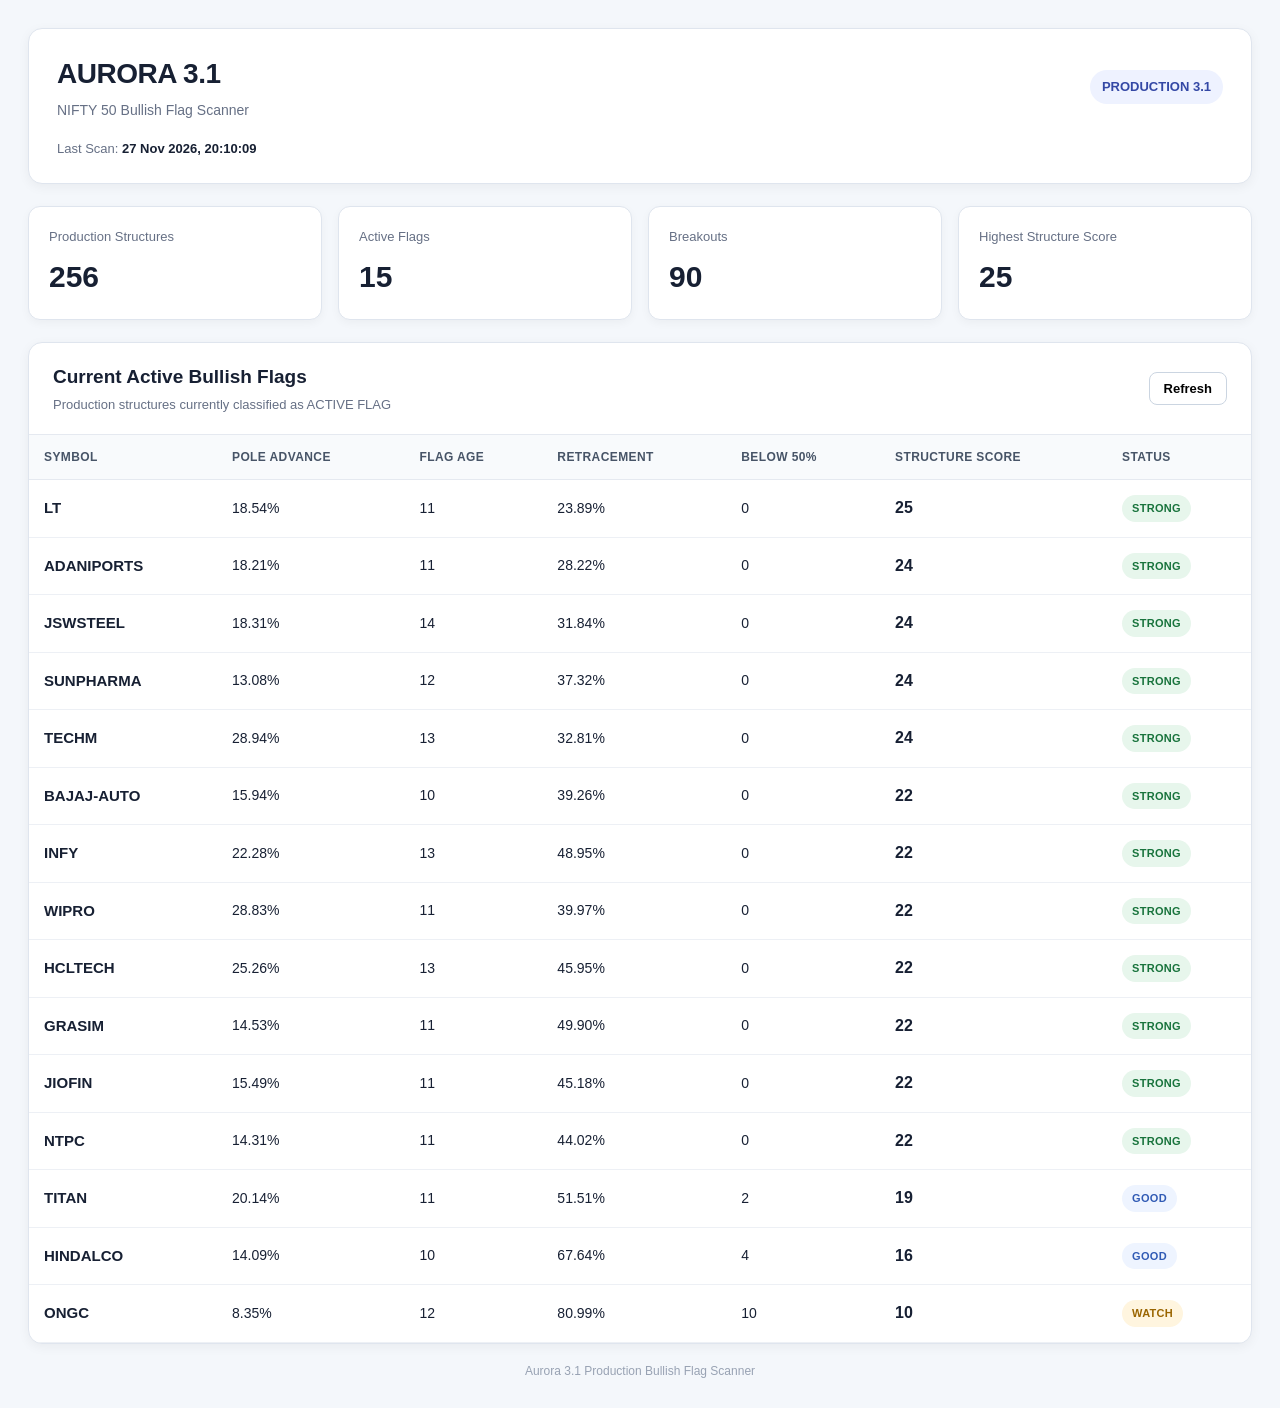
<file: index.html>
<!DOCTYPE html>
<html lang="en">
<head>
  <meta charset="UTF-8">
  <meta name="viewport" content="width=device-width, initial-scale=1.0">

  <title>Aurora 3.1 | Bullish Flag Scanner</title>

  <style>
    * {
      box-sizing: border-box;
      margin: 0;
      padding: 0;
    }

    body {
      font-family: Arial, Helvetica, sans-serif;
      background: #f4f7fb;
      color: #172033;
      line-height: 1.5;
    }

    .container {
      max-width: 1400px;
      margin: 0 auto;
      padding: 28px;
    }

    /* HEADER */

    .header {
      background: #ffffff;
      border: 1px solid #dfe5ee;
      border-radius: 14px;
      padding: 24px 28px;
      margin-bottom: 22px;
      box-shadow: 0 3px 12px rgba(0,0,0,0.05);
    }

    .header-top {
      display: flex;
      justify-content: space-between;
      align-items: center;
      gap: 20px;
      flex-wrap: wrap;
    }

    .title {
      font-size: 28px;
      font-weight: 700;
      letter-spacing: -0.5px;
    }

    .subtitle {
      margin-top: 5px;
      color: #667085;
      font-size: 14px;
    }

    .release {
      display: inline-block;
      padding: 7px 12px;
      border-radius: 20px;
      background: #eef2ff;
      color: #3448a5;
      font-size: 13px;
      font-weight: 700;
    }

    .scan-time {
      margin-top: 18px;
      font-size: 13px;
      color: #667085;
    }

    .scan-time strong {
      color: #172033;
    }

    /* CARDS */

    .cards {
      display: grid;
      grid-template-columns: repeat(4, 1fr);
      gap: 16px;
      margin-bottom: 22px;
    }

    .card {
      background: #ffffff;
      border: 1px solid #dfe5ee;
      border-radius: 12px;
      padding: 20px;
      box-shadow: 0 3px 10px rgba(0,0,0,0.04);
    }

    .card-label {
      color: #667085;
      font-size: 13px;
      margin-bottom: 8px;
    }

    .card-value {
      font-size: 30px;
      font-weight: 700;
    }

    /* MAIN PANEL */

    .panel {
      background: #ffffff;
      border: 1px solid #dfe5ee;
      border-radius: 14px;
      box-shadow: 0 3px 12px rgba(0,0,0,0.05);
      overflow: hidden;
    }

    .panel-header {
      padding: 20px 24px;
      border-bottom: 1px solid #e5e9f0;
      display: flex;
      justify-content: space-between;
      align-items: center;
      gap: 15px;
      flex-wrap: wrap;
    }

    .panel-title {
      font-size: 19px;
      font-weight: 700;
    }

    .panel-subtitle {
      color: #667085;
      font-size: 13px;
      margin-top: 3px;
    }

    .refresh-btn {
      border: 1px solid #cbd5e1;
      background: #ffffff;
      padding: 8px 14px;
      border-radius: 8px;
      cursor: pointer;
      font-size: 13px;
      font-weight: 600;
    }

    .refresh-btn:hover {
      background: #f4f7fb;
    }

    /* TABLE */

    .table-wrap {
      width: 100%;
      overflow-x: auto;
    }

    table {
      width: 100%;
      border-collapse: collapse;
      min-width: 850px;
    }

    th {
      background: #f8fafc;
      color: #475467;
      font-size: 12px;
      text-transform: uppercase;
      letter-spacing: 0.4px;
      padding: 13px 15px;
      text-align: left;
      border-bottom: 1px solid #e5e9f0;
      white-space: nowrap;
    }

    td {
      padding: 15px;
      border-bottom: 1px solid #edf0f5;
      font-size: 14px;
      white-space: nowrap;
    }

    tbody tr:hover {
      background: #fafcff;
    }

    .symbol {
      font-weight: 700;
      font-size: 15px;
    }

    .score {
      font-weight: 700;
      font-size: 16px;
    }

    .status {
      display: inline-block;
      padding: 5px 10px;
      border-radius: 15px;
      font-size: 11px;
      font-weight: 700;
      letter-spacing: 0.3px;
    }

    .strong {
      background: #e7f6ec;
      color: #18733c;
    }

    .good {
      background: #eef4ff;
      color: #315bb5;
    }

    .watch {
      background: #fff5df;
      color: #9a6500;
    }

    /* EMPTY / ERROR */

    .message {
      padding: 45px 20px;
      text-align: center;
      color: #667085;
    }

    .error {
      color: #b42318;
    }

    /* FOOTER */

    .footer {
      margin-top: 18px;
      text-align: center;
      color: #98a2b3;
      font-size: 12px;
    }

    /* RESPONSIVE */

    @media (max-width: 1000px) {
      .cards {
        grid-template-columns: repeat(2, 1fr);
      }
    }

    @media (max-width: 600px) {
      .container {
        padding: 14px;
      }

      .cards {
        grid-template-columns: 1fr;
      }

      .title {
        font-size: 23px;
      }
    }
  </style>
</head>

<body>

<div class="container">

  <!-- HEADER -->

  <div class="header">

    <div class="header-top">

      <div>
        <div class="title">
          AURORA 3.1
        </div>

        <div class="subtitle">
          NIFTY 50 Bullish Flag Scanner
        </div>
      </div>

      <div class="release">
        PRODUCTION 3.1
      </div>

    </div>

    <div class="scan-time">
      Last Scan:
      <strong id="lastScan">Loading...</strong>
    </div>

  </div>


  <!-- SUMMARY CARDS -->

  <div class="cards">

    <div class="card">
      <div class="card-label">
        Production Structures
      </div>

      <div class="card-value" id="structures">
        —
      </div>
    </div>


    <div class="card">
      <div class="card-label">
        Active Flags
      </div>

      <div class="card-value" id="activeFlags">
        —
      </div>
    </div>


    <div class="card">
      <div class="card-label">
        Breakouts
      </div>

      <div class="card-value" id="breakouts">
        —
      </div>
    </div>


    <div class="card">
      <div class="card-label">
        Highest Structure Score
      </div>

      <div class="card-value" id="highestScore">
        —
      </div>
    </div>

  </div>


  <!-- ACTIVE FLAGS -->

  <div class="panel">

    <div class="panel-header">

      <div>
        <div class="panel-title">
          Current Active Bullish Flags
        </div>

        <div class="panel-subtitle">
          Production structures currently classified as ACTIVE FLAG
        </div>
      </div>

      <button
        class="refresh-btn"
        onclick="loadDashboard()">
        Refresh
      </button>

    </div>


    <div class="table-wrap">

      <table>

        <thead>

          <tr>
            <th>Symbol</th>
            <th>Pole Advance</th>
            <th>Flag Age</th>
            <th>Retracement</th>
            <th>Below 50%</th>
            <th>Structure Score</th>
            <th>Status</th>
          </tr>

        </thead>

        <tbody id="flagTable">

          <tr>
            <td colspan="7">
              <div class="message">
                Loading Aurora scan...
              </div>
            </td>
          </tr>

        </tbody>

      </table>

    </div>

  </div>


  <div class="footer">
    Aurora 3.1 Production Bullish Flag Scanner
  </div>

</div>


<script>

async function loadDashboard() {

  const table = document.getElementById("flagTable");

  table.innerHTML = `
    <tr>
      <td colspan="7">
        <div class="message">
          Loading latest scan...
        </div>
      </td>
    </tr>
  `;

  try {

    /*
     * Load the latest active flag data
     */

    const flagsResponse =
      await fetch("data/active_flags.json?t=" + Date.now());

    if (!flagsResponse.ok) {
      throw new Error("active_flags.json could not be loaded");
    }

    const flagsData =
      await flagsResponse.json();


    /*
     * Load the latest scan summary
     */

    const summaryResponse =
      await fetch("data/scan_summary.json?t=" + Date.now());

    if (!summaryResponse.ok) {
      throw new Error("scan_summary.json could not be loaded");
    }

    const summary =
      await summaryResponse.json();


    /*
     * Update summary cards
     */

   const scanSummary = summary.summary || {};

document.getElementById("structures").textContent =
  scanSummary.total_production_structures ?? "—";

document.getElementById("activeFlags").textContent =
  scanSummary.active_flags ??
  flagsData.count ??
  (flagsData.active_flags || []).length;

document.getElementById("breakouts").textContent =
  scanSummary.breakouts ?? "—";

document.getElementById("highestScore").textContent =
  scanSummary.highest_structure_score ?? "—";


    /*
     * Last scan time
     */

    if (flagsData.generated_at) {

      const date =
        new Date(flagsData.generated_at);

      document.getElementById("lastScan").textContent =
        date.toLocaleString("en-IN", {
          day: "2-digit",
          month: "short",
          year: "numeric",
          hour: "2-digit",
          minute: "2-digit",
          second: "2-digit",
          hour12: false
        });

    } else {

      document.getElementById("lastScan").textContent =
        "Not available";

    }


    /*
     * Get active flags
     */

    let flags =
      flagsData.active_flags || [];


    /*
     * Sort by Structure Score — highest first
     */

    flags.sort(function(a, b) {

      return (
        Number(b.Flag_Structure_Score || 0) -
        Number(a.Flag_Structure_Score || 0)
      );

    });


    /*
     * Build table
     */

    if (flags.length === 0) {

      table.innerHTML = `
        <tr>
          <td colspan="7">
            <div class="message">
              No active bullish flags detected.
            </div>
          </td>
        </tr>
      `;

      return;
    }


    table.innerHTML = flags.map(function(flag) {

      const statusText =
        flag.Flag_Structure_Interpretation ||
        flag.status ||
        "—";


      let statusClass = "watch";

      if (
        statusText.toUpperCase().includes("STRONG")
      ) {
        statusClass = "strong";
      }
      else if (
        statusText.toUpperCase().includes("GOOD")
      ) {
        statusClass = "good";
      }


      return `

        <tr>

          <td>
            <span class="symbol">
              ${flag.Symbol || "—"}
            </span>
          </td>

          <td>
            ${formatNumber(flag.pole_advance_pct)}%
          </td>

          <td>
            ${flag.flag_duration_sessions ?? "—"}
          </td>

          <td>
            ${formatNumber(flag.close_retracement_pct)}%
          </td>

          <td>
            ${flag.closes_below_50 ?? "—"}
          </td>

          <td>
            <span class="score">
              ${flag.Flag_Structure_Score ?? "—"}
            </span>
          </td>

          <td>
            <span class="status ${statusClass}">
              ${cleanStatus(statusText)}
            </span>
          </td>

        </tr>

      `;

    }).join("");


  }

  catch (error) {

    console.error(error);

    table.innerHTML = `
      <tr>
        <td colspan="7">
          <div class="message error">
            Unable to load the latest Aurora scan.
            <br><br>
            ${error.message}
          </div>
        </td>
      </tr>
    `;

  }

}


/*
 * Number formatting
 */

function formatNumber(value) {

  if (
    value === null ||
    value === undefined ||
    value === ""
  ) {
    return "—";
  }

  const number =
    Number(value);

  if (Number.isNaN(number)) {
    return "—";
  }

  return number.toFixed(2);

}


/*
 * Make status display concise
 */

function cleanStatus(status) {

  return status
    .replace(" FLAG STRUCTURE", "")
    .replace(" FLAG", "");

}


/*
 * Initial dashboard load
 */

loadDashboard();


/*
 * Automatic browser refresh every 5 minutes.
 *
 * This only refreshes the webpage.
 * The actual Aurora scan will be controlled
 * separately by GitHub Actions.
 */

setInterval(
  loadDashboard,
  5 * 60 * 1000
);

</script>

</body>
</html>
</file>
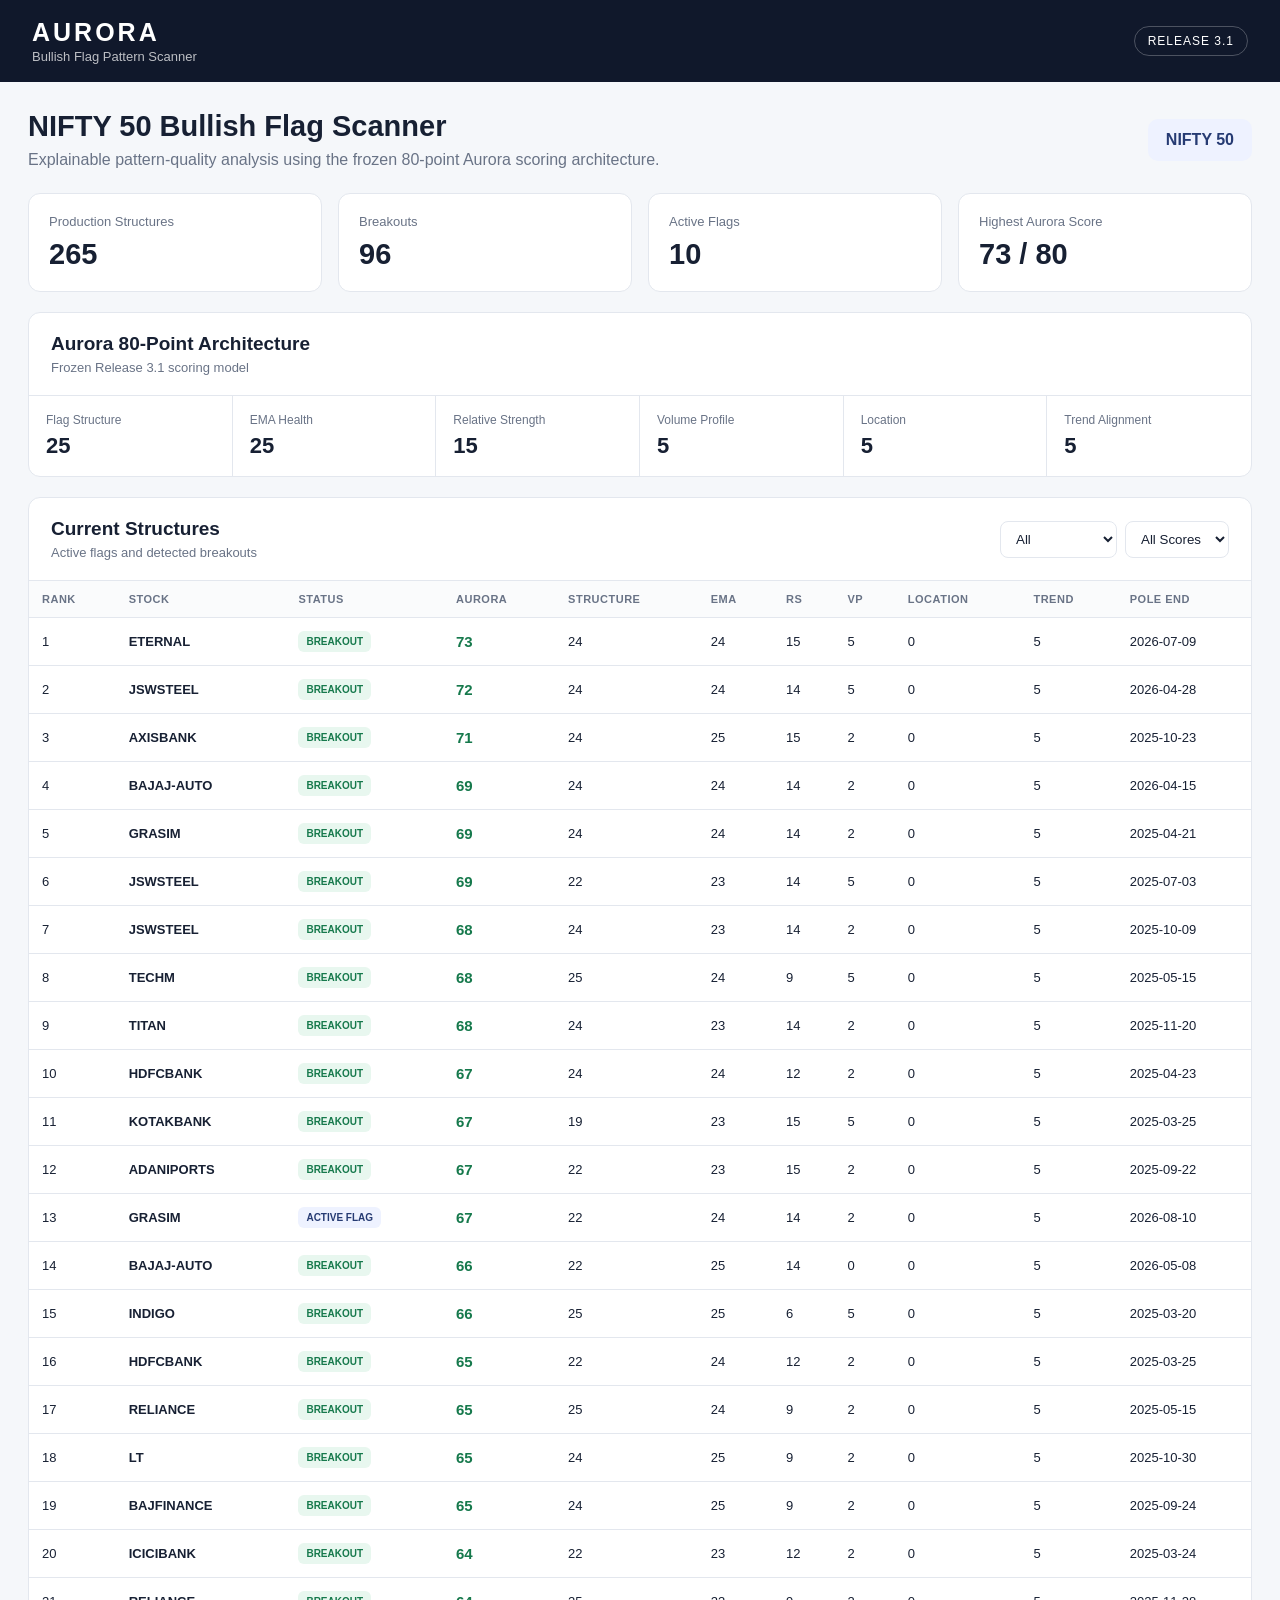
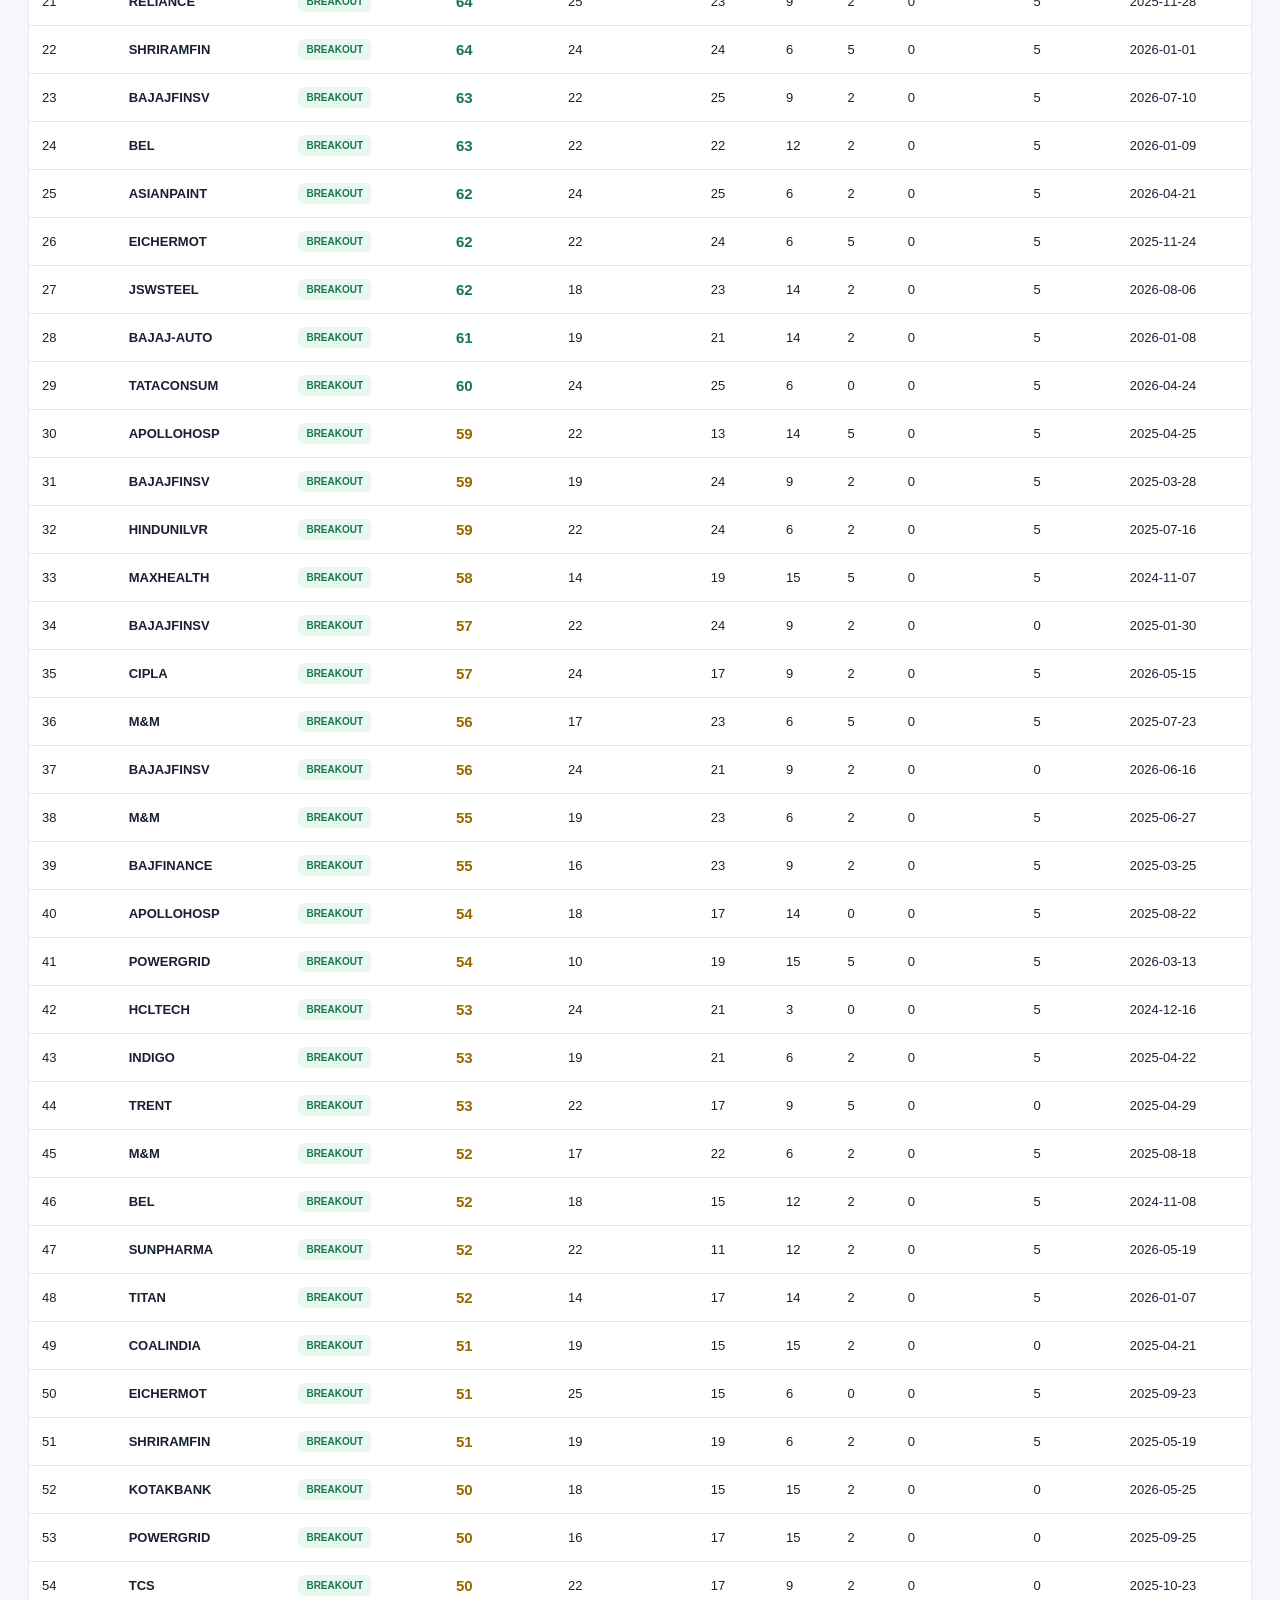
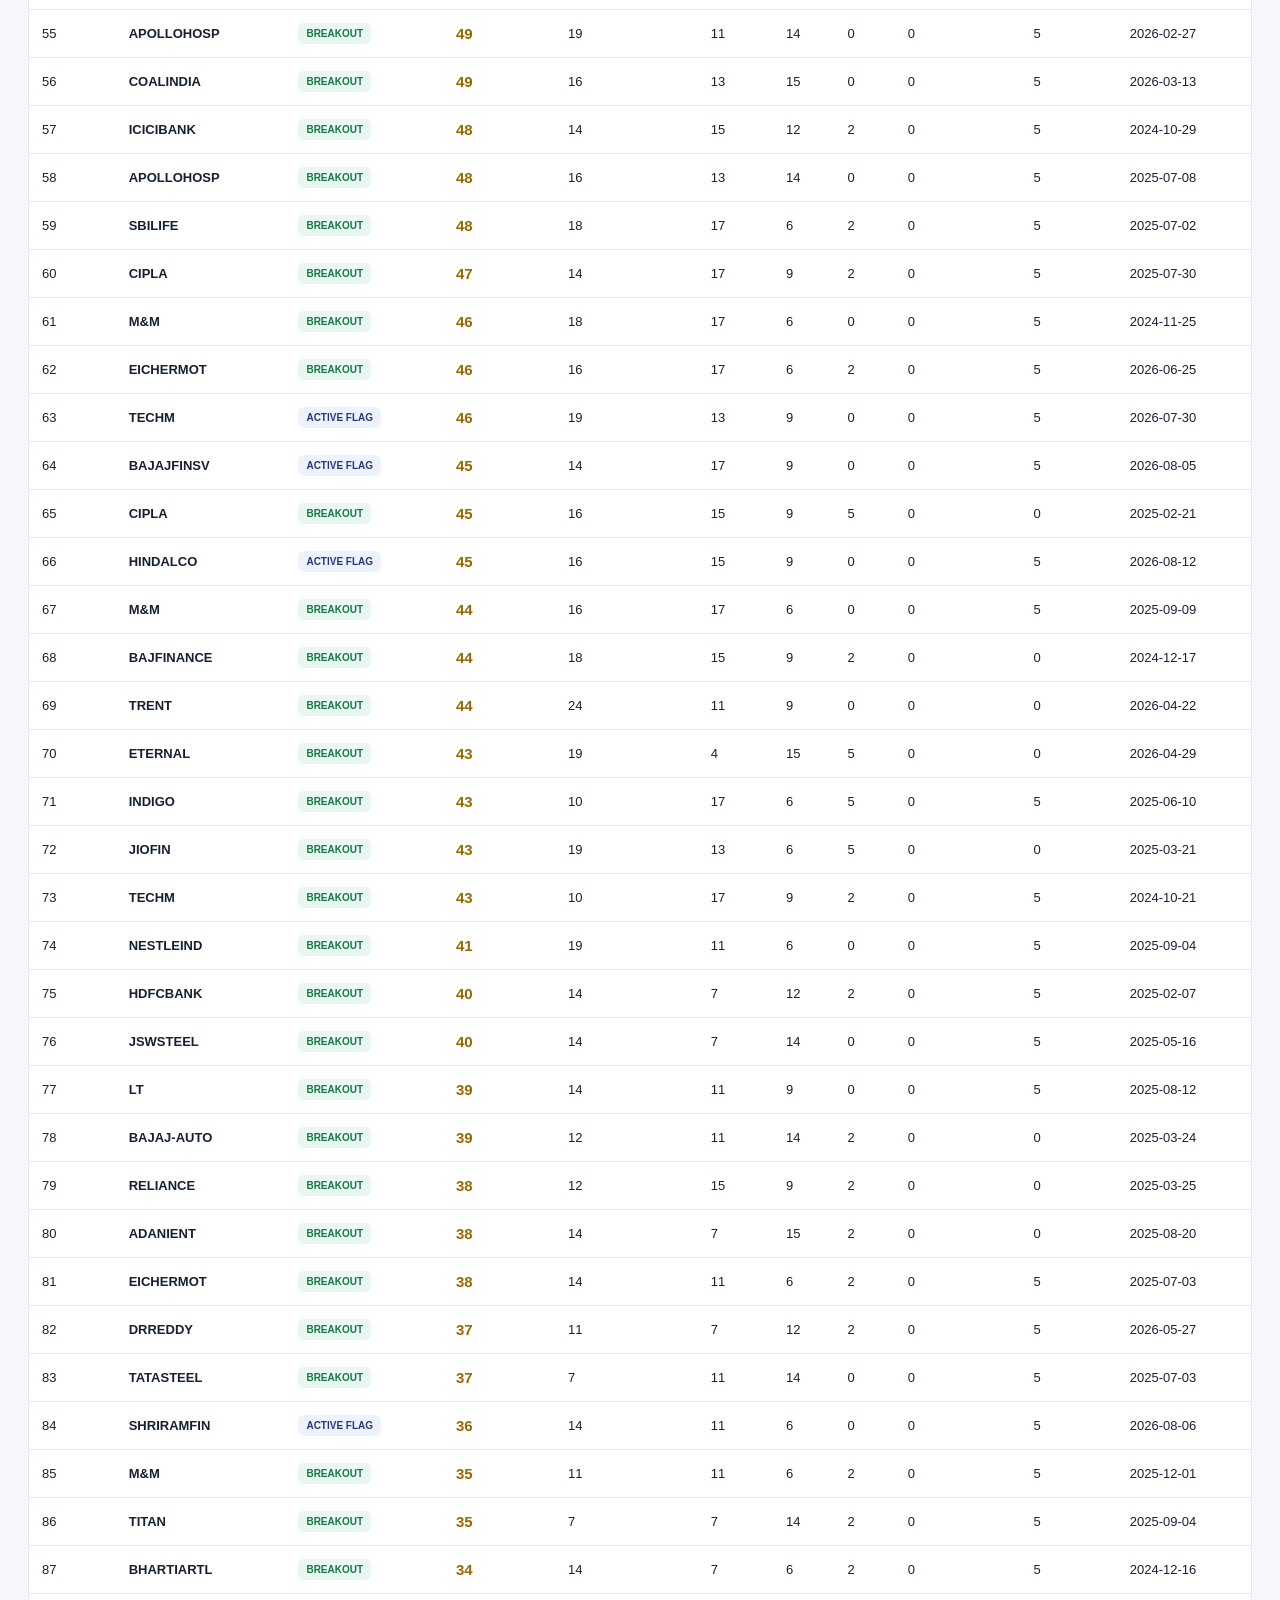
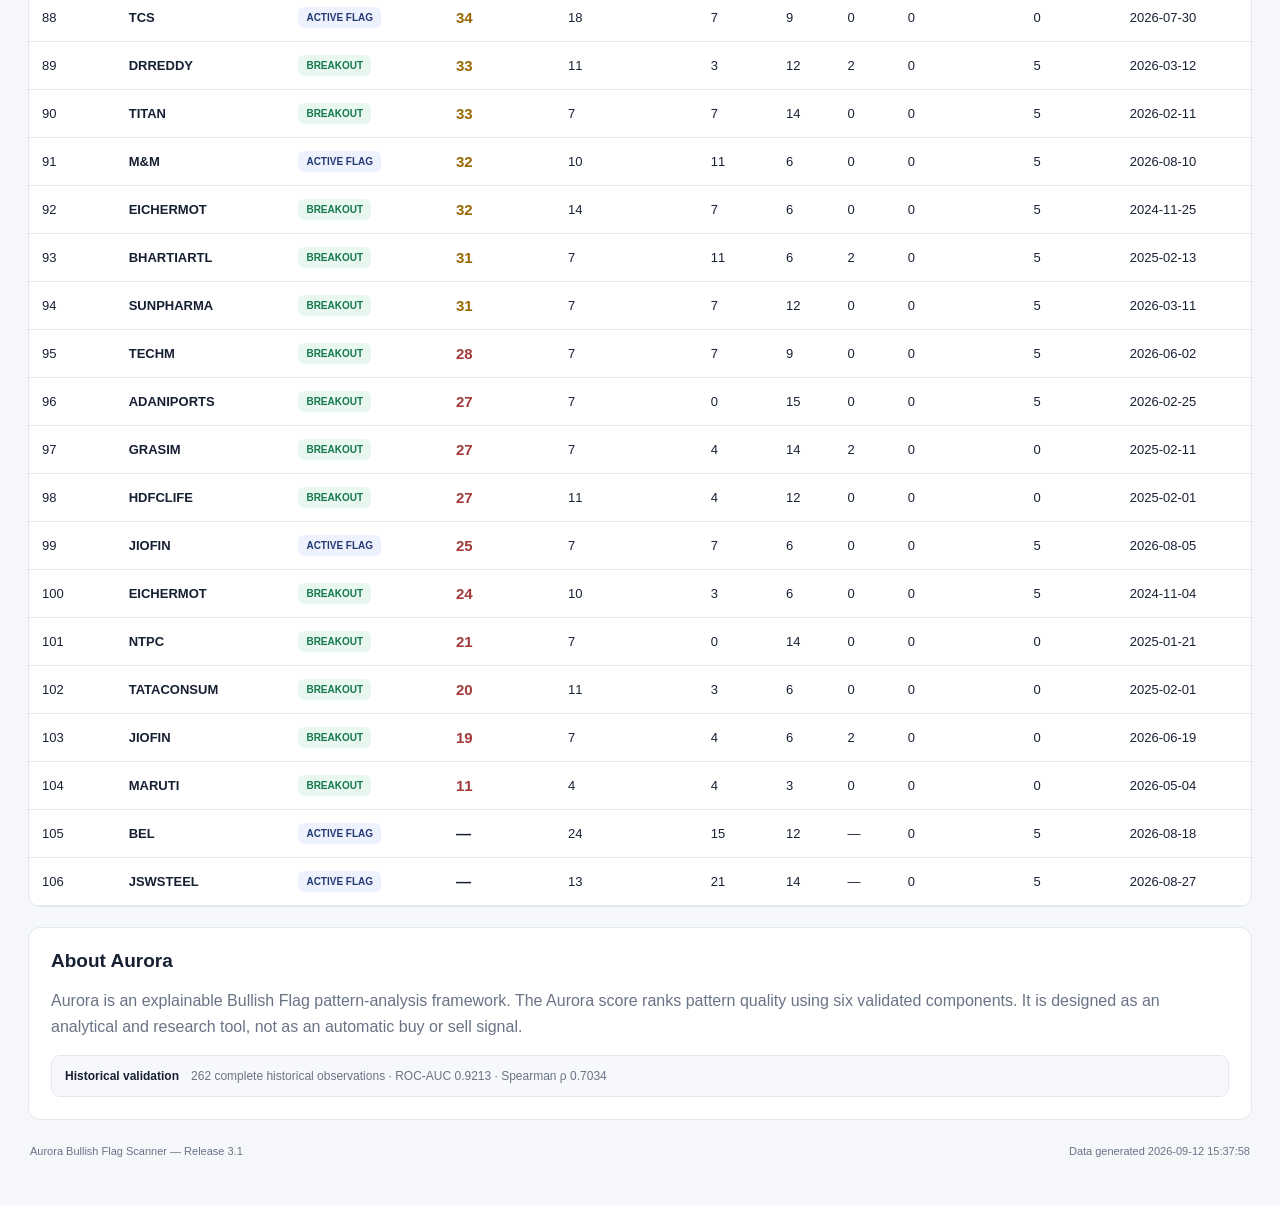
<file: index_old.html>
<!DOCTYPE html>
<html lang="en">
<head>
    <meta charset="UTF-8">
    <meta name="viewport" content="width=device-width, initial-scale=1.0">

    <title>Aurora Bullish Flag Scanner — Release 3.1</title>

    <link rel="stylesheet" href="style.css">
</head>

<body>

<header class="topbar">

    <div>
        <div class="brand">AURORA</div>
        <div class="subtitle">
            Bullish Flag Pattern Scanner
        </div>
    </div>

    <div class="release">
        RELEASE 3.1
    </div>

</header>


<main class="container">

    <section class="hero">

        <div>
            <h1>NIFTY 50 Bullish Flag Scanner</h1>

            <p>
                Explainable pattern-quality analysis using the
                frozen 80-point Aurora scoring architecture.
            </p>
        </div>

        <div class="universe-badge">
            NIFTY 50
        </div>

    </section>


    <!-- SUMMARY CARDS -->

    <section class="summary-grid">

        <div class="summary-card">
            <span class="label">Production Structures</span>
            <strong id="totalStructures">—</strong>
        </div>

        <div class="summary-card">
            <span class="label">Breakouts</span>
            <strong id="breakouts">—</strong>
        </div>

        <div class="summary-card">
            <span class="label">Active Flags</span>
            <strong id="activeFlags">—</strong>
        </div>

        <div class="summary-card">
            <span class="label">Highest Aurora Score</span>
            <strong id="highestScore">—</strong>
        </div>

    </section>


    <!-- SCORE ARCHITECTURE -->

    <section class="panel">

        <div class="panel-header">
            <div>
                <h2>Aurora 80-Point Architecture</h2>
                <p>Frozen Release 3.1 scoring model</p>
            </div>
        </div>

        <div class="score-grid">

            <div>
                <span>Flag Structure</span>
                <strong>25</strong>
            </div>

            <div>
                <span>EMA Health</span>
                <strong>25</strong>
            </div>

            <div>
                <span>Relative Strength</span>
                <strong>15</strong>
            </div>

            <div>
                <span>Volume Profile</span>
                <strong>5</strong>
            </div>

            <div>
                <span>Location</span>
                <strong>5</strong>
            </div>

            <div>
                <span>Trend Alignment</span>
                <strong>5</strong>
            </div>

        </div>

    </section>


    <!-- CURRENT STRUCTURES -->

    <section class="panel">

        <div class="panel-header">

            <div>
                <h2>Current Structures</h2>
                <p>
                    Active flags and detected breakouts
                </p>
            </div>

            <div class="controls">

                <select id="statusFilter">
                    <option value="ALL">All</option>
                    <option value="BREAKOUT">Breakouts</option>
                    <option value="ACTIVE FLAG">Active Flags</option>
                </select>

                <select id="scoreFilter">
                    <option value="0">All Scores</option>
                    <option value="60">60+ / 80</option>
                    <option value="45">45+ / 80</option>
                    <option value="30">30+ / 80</option>
                    <option value="15">15+ / 80</option>
                </select>

            </div>

        </div>


        <div class="table-wrapper">

            <table>

                <thead>

                    <tr>
                        <th>Rank</th>
                        <th>Stock</th>
                        <th>Status</th>
                        <th>Aurora</th>
                        <th>Structure</th>
                        <th>EMA</th>
                        <th>RS</th>
                        <th>VP</th>
                        <th>Location</th>
                        <th>Trend</th>
                        <th>Pole End</th>
                    </tr>

                </thead>

                <tbody id="resultsBody"></tbody>

            </table>

        </div>

        <div id="emptyState" class="empty-state">
            No structures match the selected filters.
        </div>

    </section>


    <!-- INFORMATION -->

    <section class="panel information">

        <h2>About Aurora</h2>

        <p>
            Aurora is an explainable Bullish Flag pattern-analysis
            framework. The Aurora score ranks pattern quality using
            six validated components. It is designed as an analytical
            and research tool, not as an automatic buy or sell signal.
        </p>

        <div class="validation-note">

            <strong>Historical validation</strong>

            <span>
                262 complete historical observations ·
                ROC-AUC 0.9213 ·
                Spearman ρ 0.7034
            </span>

        </div>

    </section>


    <footer>

        <span>
            Aurora Bullish Flag Scanner — Release 3.1
        </span>

        <span id="generatedAt">
            —
        </span>

    </footer>

</main>


<script src="app.js"></script>

</body>
</html>
</file>
<file: style.css>
* {
    box-sizing: border-box;
}

:root {
    --bg: #f5f7fa;
    --panel: #ffffff;
    --text: #172033;
    --muted: #697386;
    --border: #e3e7ee;
    --accent: #263b73;
    --accent-soft: #eef2ff;
    --success: #16794c;
    --success-soft: #e8f7ef;
    --warning: #9a6700;
    --warning-soft: #fff6db;
    --danger: #a33a3a;
    --danger-soft: #fdecec;
}

body {
    margin: 0;
    background: var(--bg);
    color: var(--text);
    font-family:
        Inter,
        -apple-system,
        BlinkMacSystemFont,
        "Segoe UI",
        Arial,
        sans-serif;
}

.topbar {
    background: #10182b;
    color: white;
    padding: 18px 32px;
    display: flex;
    justify-content: space-between;
    align-items: center;
}

.brand {
    font-size: 25px;
    font-weight: 800;
    letter-spacing: 3px;
}

.subtitle {
    font-size: 13px;
    opacity: 0.72;
    margin-top: 2px;
}

.release {
    border: 1px solid rgba(255,255,255,0.25);
    border-radius: 999px;
    padding: 7px 13px;
    font-size: 12px;
    letter-spacing: 1px;
}

.container {
    max-width: 1500px;
    margin: auto;
    padding: 28px;
}

.hero {
    display: flex;
    justify-content: space-between;
    align-items: center;
    margin-bottom: 24px;
}

.hero h1 {
    margin: 0 0 8px;
    font-size: 29px;
}

.hero p {
    margin: 0;
    color: var(--muted);
    max-width: 720px;
}

.universe-badge {
    background: var(--accent-soft);
    color: var(--accent);
    font-weight: 700;
    padding: 12px 18px;
    border-radius: 10px;
}

.summary-grid {
    display: grid;
    grid-template-columns:
        repeat(4, minmax(0, 1fr));
    gap: 16px;
    margin-bottom: 20px;
}

.summary-card,
.panel {
    background: var(--panel);
    border: 1px solid var(--border);
    border-radius: 12px;
}

.summary-card {
    padding: 20px;
}

.summary-card .label {
    display: block;
    color: var(--muted);
    font-size: 13px;
    margin-bottom: 9px;
}

.summary-card strong {
    font-size: 29px;
}

.panel {
    margin-bottom: 20px;
    overflow: hidden;
}

.panel-header {
    padding: 20px 22px;
    border-bottom: 1px solid var(--border);
    display: flex;
    justify-content: space-between;
    align-items: center;
    gap: 15px;
}

.panel-header h2,
.information h2 {
    margin: 0;
    font-size: 19px;
}

.panel-header p {
    margin: 5px 0 0;
    color: var(--muted);
    font-size: 13px;
}

.score-grid {
    display: grid;
    grid-template-columns:
        repeat(6, minmax(0, 1fr));
}

.score-grid div {
    padding: 17px;
    border-right: 1px solid var(--border);
}

.score-grid div:last-child {
    border-right: none;
}

.score-grid span {
    display: block;
    color: var(--muted);
    font-size: 12px;
    margin-bottom: 6px;
}

.score-grid strong {
    font-size: 22px;
}

.controls {
    display: flex;
    gap: 8px;
}

select {
    border: 1px solid var(--border);
    background: white;
    padding: 9px 11px;
    border-radius: 8px;
    color: var(--text);
}

.table-wrapper {
    overflow-x: auto;
}

table {
    width: 100%;
    border-collapse: collapse;
    min-width: 1050px;
}

th {
    background: #fafbfc;
    color: var(--muted);
    font-size: 11px;
    text-transform: uppercase;
    letter-spacing: 0.5px;
    padding: 12px 13px;
    text-align: left;
    border-bottom: 1px solid var(--border);
}

td {
    padding: 13px;
    border-bottom: 1px solid var(--border);
    font-size: 13px;
    white-space: nowrap;
}

tbody tr:hover {
    background: #fafcff;
}

.stock {
    font-weight: 750;
}

.score {
    font-weight: 800;
    font-size: 15px;
}

.score-high {
    color: var(--success);
}

.score-mid {
    color: var(--warning);
}

.score-low {
    color: var(--danger);
}

.status {
    display: inline-block;
    padding: 5px 8px;
    border-radius: 6px;
    font-size: 10px;
    font-weight: 750;
}

.status-breakout {
    background: var(--success-soft);
    color: var(--success);
}

.status-active {
    background: var(--accent-soft);
    color: var(--accent);
}

.empty-state {
    display: none;
    padding: 30px;
    text-align: center;
    color: var(--muted);
}

.information {
    padding: 22px;
}

.information p {
    color: var(--muted);
    line-height: 1.6;
}

.validation-note {
    display: flex;
    flex-wrap: wrap;
    gap: 12px;
    background: #f7f8fb;
    border: 1px solid var(--border);
    border-radius: 9px;
    padding: 13px;
    font-size: 12px;
}

.validation-note span {
    color: var(--muted);
}

footer {
    display: flex;
    justify-content: space-between;
    color: var(--muted);
    font-size: 11px;
    padding: 5px 2px 20px;
}

@media (max-width: 900px) {

    .summary-grid {
        grid-template-columns:
            repeat(2, minmax(0, 1fr));
    }

    .score-grid {
        grid-template-columns:
            repeat(3, minmax(0, 1fr));
    }

    .score-grid div:nth-child(3) {
        border-right: none;
    }

    .hero {
        align-items: flex-start;
        gap: 15px;
        flex-direction: column;
    }

    .panel-header {
        align-items: flex-start;
        flex-direction: column;
    }

    .controls {
        width: 100%;
    }

    select {
        flex: 1;
    }

    .topbar {
        padding: 16px 20px;
    }

    .container {
        padding: 20px;
    }
}

@media (max-width: 550px) {

    .summary-grid {
        grid-template-columns: 1fr;
    }

    .score-grid {
        grid-template-columns:
            repeat(2, minmax(0, 1fr));
    }

    .release {
        display: none;
    }
}
</file>
